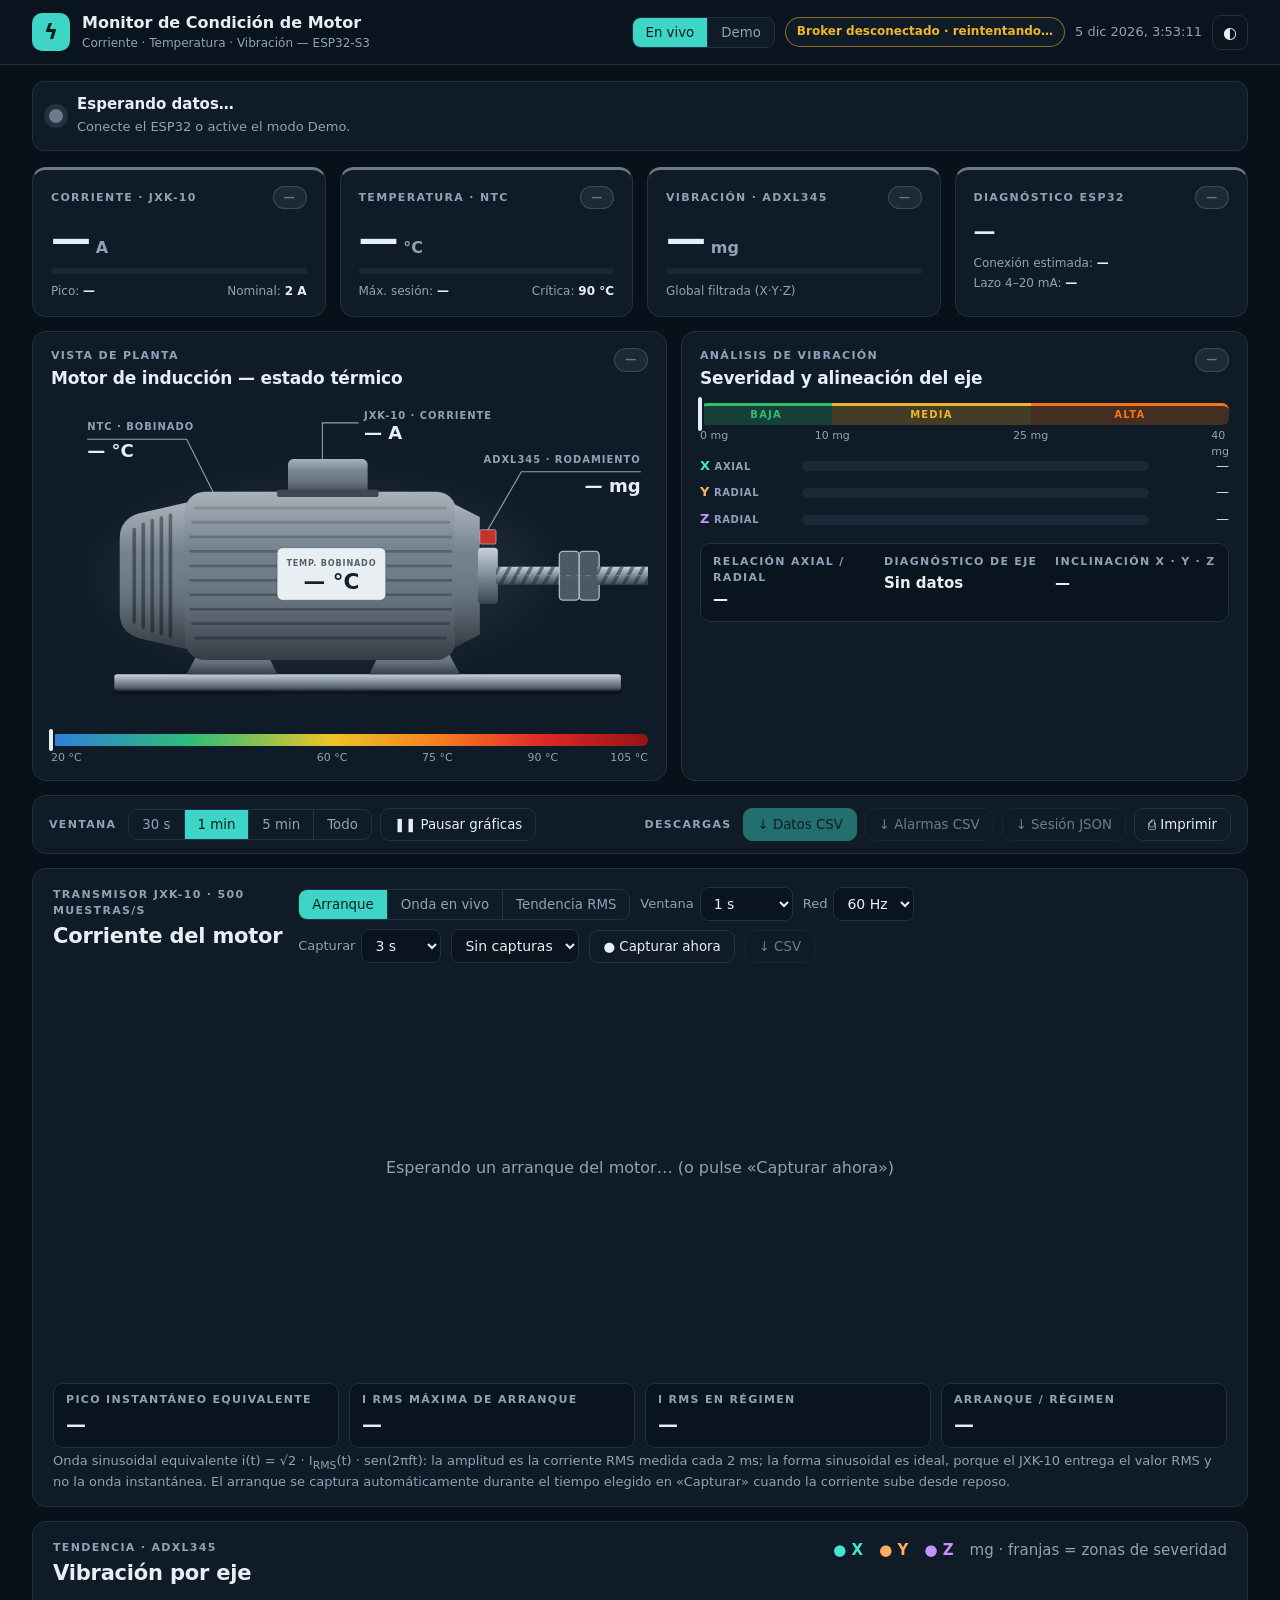
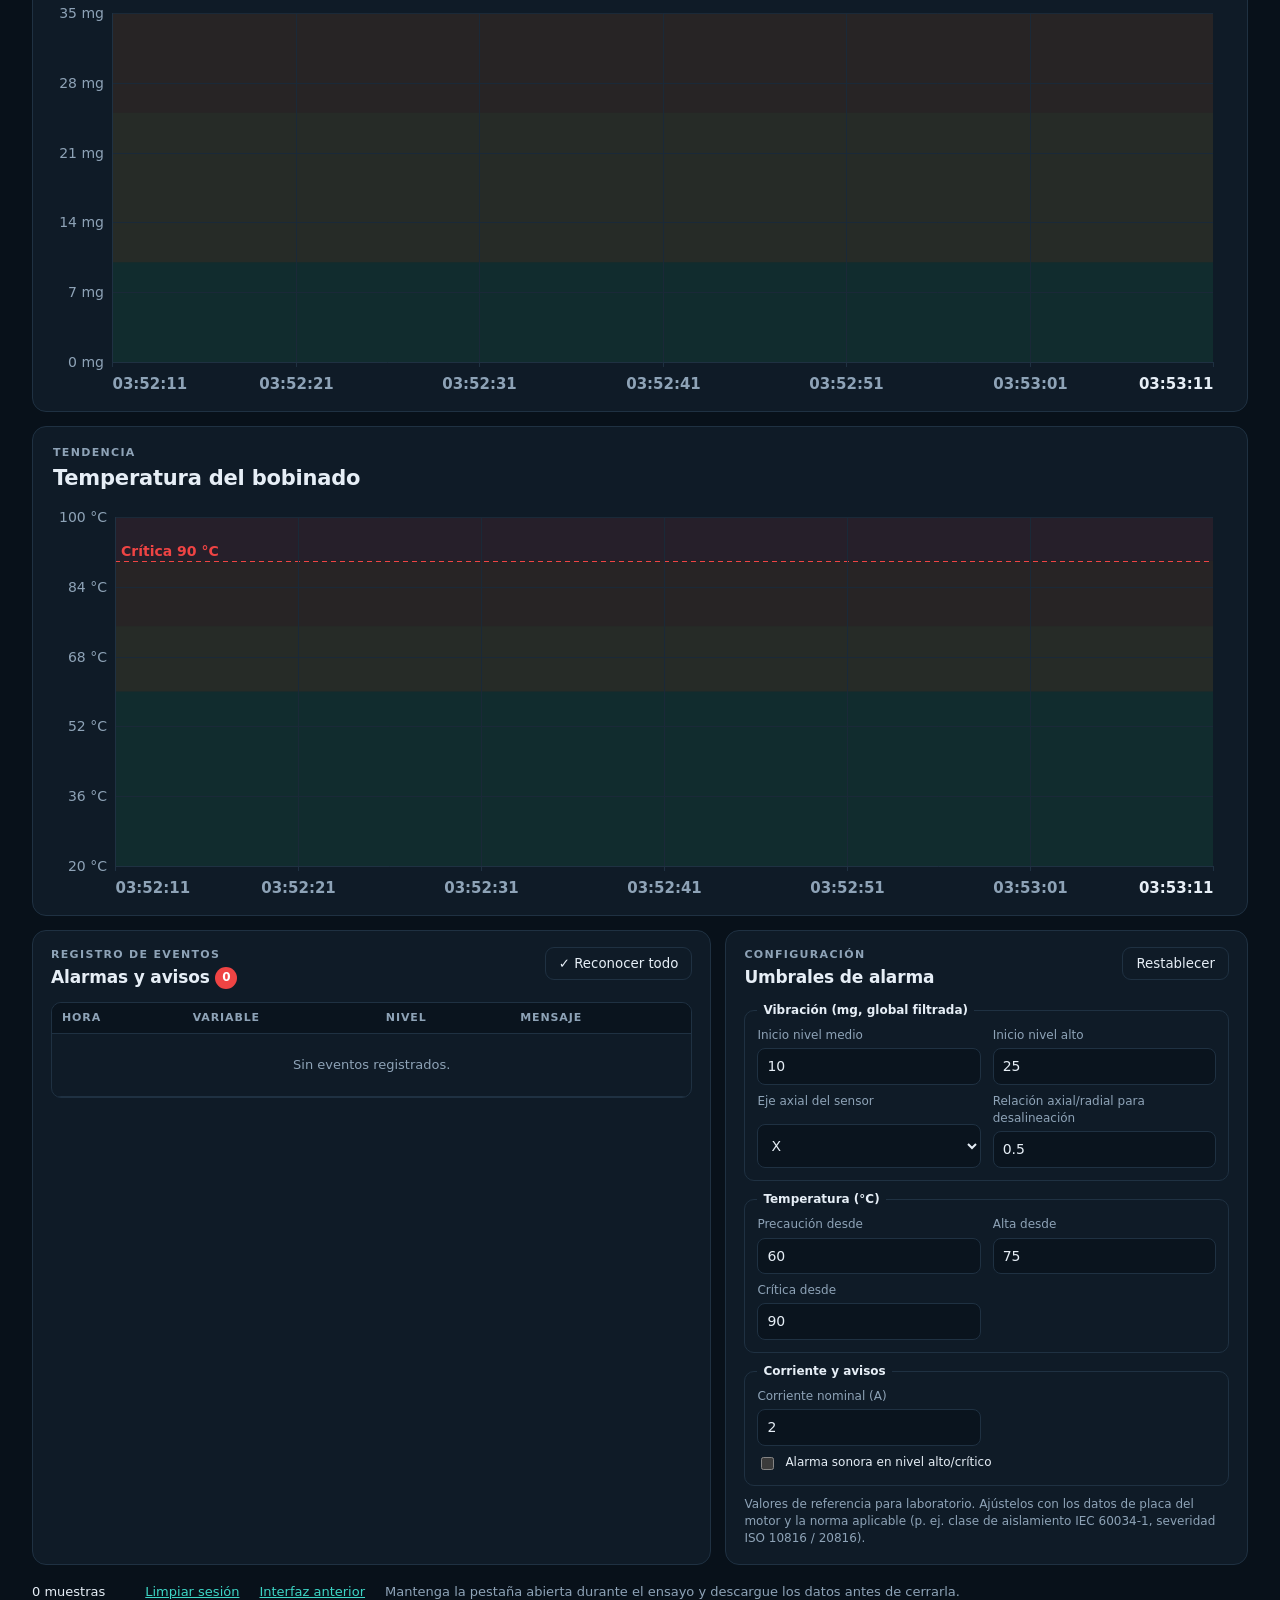
<file: index.html>
<!doctype html>
<html lang="es" data-theme="dark">
<head>
<meta charset="utf-8">
<meta name="viewport" content="width=device-width,initial-scale=1">
<title>Monitor de Condición · Motor de inducción</title>
<link rel="stylesheet" href="monitor.css?v=4">
</head>
<body>

<header class="top">
  <div class="wrap bar">
    <div class="brand">
      <span class="logo" aria-hidden="true">ϟ</span>
      <div><b>Monitor de Condición de Motor</b><small>Corriente · Temperatura · Vibración — ESP32-S3</small></div>
    </div>
    <div class="controls">
      <div class="seg" role="group" aria-label="Fuente de datos">
        <button type="button" data-mode="live" class="on">En vivo</button>
        <button type="button" data-mode="demo">Demo</button>
      </div>
      <span id="conn" class="pill" role="status">Conectando…</span>
      <span id="clock" class="clock"></span>
      <button type="button" id="themeBtn" class="btn ghost icon" title="Cambiar tema claro / oscuro" aria-label="Cambiar tema">◐</button>
    </div>
  </div>
</header>

<div id="demoBar" class="demobar" hidden>
  <div class="wrap demorow">
    <span><b>MODO DEMOSTRACIÓN</b> — datos simulados en el navegador, no provienen del ESP32.</span>
    <label>Escenario
      <select id="scenario">
        <option value="auto">Ciclo automático</option>
        <option value="normal">Operación normal</option>
        <option value="desalineacion">Eje desalineado</option>
        <option value="vibracion">Vibración alta</option>
        <option value="calentamiento">Sobrecalentamiento</option>
        <option value="parada">Motor detenido</option>
      </select>
    </label>
    <span id="scenNow" class="muted"></span>
    <button type="button" class="btn ghost" id="simArranque">↻ Simular arranque</button>
  </div>
</div>

<main class="wrap">

  <div id="banner" class="banner off" aria-live="polite">
    <span class="dot"></span><div><b id="bannerTitle">Esperando datos…</b><span id="bannerText">Conecte el ESP32 o active el modo Demo.</span></div>
  </div>

  <!-- KPIs -->
  <section class="kpis" aria-label="Indicadores principales">
    <article class="card kpi" id="kpiI" data-lv="off">
      <div class="khead"><span class="eyebrow">Corriente · JXK-10</span><span class="badge lv-off" id="bI">—</span></div>
      <div class="val"><strong id="vI">—</strong><span id="uI">A</span></div>
      <div class="meter"><i id="mI"></i></div>
      <div class="ksub"><span>Pico: <b id="vIpk">—</b></span><span>Nominal: <b id="vInom">—</b></span></div>
    </article>
    <article class="card kpi" id="kpiT" data-lv="off">
      <div class="khead"><span class="eyebrow">Temperatura · NTC</span><span class="badge lv-off" id="bT">—</span></div>
      <div class="val"><strong id="vT">—</strong><span>°C</span></div>
      <div class="meter"><i id="mT"></i></div>
      <div class="ksub"><span>Máx. sesión: <b id="vTmax">—</b></span><span>Crítica: <b id="vTcrit">—</b></span></div>
    </article>
    <article class="card kpi" id="kpiV" data-lv="off">
      <div class="khead"><span class="eyebrow">Vibración · ADXL345</span><span class="badge lv-off" id="bV">—</span></div>
      <div class="val"><strong id="vV">—</strong><span>mg</span></div>
      <div class="meter"><i id="mV"></i></div>
      <div class="ksub"><span>Global filtrada (X·Y·Z)</span><span class="chip" id="chipMis" hidden>⚠ Eje desalineado</span></div>
    </article>
    <article class="card kpi" id="kpiF" data-lv="off">
      <div class="khead"><span class="eyebrow">Diagnóstico ESP32</span><span class="badge lv-off" id="bF">—</span></div>
      <div class="val small"><strong id="vF">—</strong></div>
      <div class="ksub col">
        <span>Conexión estimada: <b id="vFase">—</b></span>
        <span>Lazo 4–20 mA: <b id="vLazo">—</b></span>
      </div>
    </article>
  </section>

  <!-- Motor + vibración -->
  <section class="row2">
    <article class="card">
      <div class="chead">
        <div><span class="eyebrow">Vista de planta</span><h2>Motor de inducción — estado térmico</h2></div>
        <span class="badge lv-off" id="bT2">—</span>
      </div>
      <svg id="motor" class="motor" viewBox="0 0 660 360" role="img" aria-label="Motor industrial cuyo color cambia con la temperatura">
        <defs>
          <linearGradient id="shade" x1="0" y1="0" x2="0" y2="1">
            <stop offset="0" stop-color="#fff" stop-opacity=".42"/>
            <stop offset=".35" stop-color="#fff" stop-opacity=".06"/>
            <stop offset=".7" stop-color="#000" stop-opacity=".12"/>
            <stop offset="1" stop-color="#000" stop-opacity=".5"/>
          </linearGradient>
          <linearGradient id="steel" x1="0" y1="0" x2="0" y2="1">
            <stop offset="0" stop-color="#c9d2db"/><stop offset=".5" stop-color="#7d8a97"/><stop offset="1" stop-color="#3b4652"/>
          </linearGradient>
          <filter id="blur" x="-30%" y="-60%" width="160%" height="220%"><feGaussianBlur stdDeviation="22"/></filter>
          <clipPath id="shaftClip"><rect x="492" y="181" width="72" height="20" rx="3"/></clipPath>
          <clipPath id="loadClip"><rect x="604" y="181" width="56" height="20"/></clipPath>
        </defs>

        <!-- callouts -->
        <g class="callouts">
          <path d="M210 160 L150 40 L40 40" class="lead"/>
          <circle cx="210" cy="160" r="4" class="probe"/>
          <text x="40" y="30" class="cl-t">NTC · BOBINADO</text>
          <text x="40" y="60" class="cl-v" id="svT">— °C</text>

          <path d="M300 62 L300 22 L340 22" class="lead"/>
          <text x="346" y="18" class="cl-t">JXK-10 · CORRIENTE</text>
          <text x="346" y="40" class="cl-v" id="svI">— A</text>

          <path d="M483 140 L520 76 L652 76" class="lead"/>
          <text x="652" y="66" class="cl-t" text-anchor="end">ADXL345 · RODAMIENTO</text>
          <text x="652" y="98" class="cl-v" text-anchor="end" id="svV">— mg</text>
        </g>

        <!-- base -->
        <rect x="70" y="300" width="560" height="18" rx="3" fill="url(#steel)"/>
        <rect x="70" y="316" width="560" height="6" fill="#000" opacity=".25"/>

        <g id="motorBody" class="mbody">
          <ellipse cx="300" cy="190" rx="250" ry="105" class="glow" filter="url(#blur)"/>
          <!-- feet -->
          <path d="M170 262 L150 300 L250 300 L232 262 Z" class="mc"/>
          <path d="M370 262 L352 300 L452 300 L432 262 Z" class="mc"/>
          <path d="M170 262 L150 300 L250 300 L232 262 Z M370 262 L352 300 L452 300 L432 262 Z" fill="url(#shade)"/>
          <!-- fan cover -->
          <path d="M150 110 L98 122 Q76 128 76 150 L76 232 Q76 254 98 260 L150 272 Z" class="mc"/>
          <path d="M150 110 L98 122 Q76 128 76 150 L76 232 Q76 254 98 260 L150 272 Z" fill="url(#shade)"/>
          <g class="grill"><path d="M92 140 V242 M102 134 V248 M112 130 V252 M122 127 V255 M132 124 V258"/></g>
          <!-- frame -->
          <rect x="148" y="98" width="300" height="186" rx="22" class="mc"/>
          <g class="fins">
            <path d="M160 116 H436 M156 132 H440 M154 148 H442 M154 164 H442 M154 180 H442 M154 196 H442 M154 212 H442 M154 228 H442 M156 244 H440 M160 260 H436"/>
          </g>
          <rect x="148" y="98" width="300" height="186" rx="22" fill="url(#shade)"/>
          <!-- terminal box -->
          <rect x="262" y="62" width="88" height="40" rx="6" class="mc"/>
          <rect x="262" y="62" width="88" height="40" rx="6" fill="url(#shade)"/>
          <rect x="250" y="96" width="112" height="8" rx="2" class="mc dark"/>
          <!-- nameplate / live display -->
          <rect x="250" y="160" width="120" height="58" rx="6" class="plate"/>
          <text x="310" y="180" class="plate-t" text-anchor="middle">TEMP. BOBINADO</text>
          <text x="310" y="206" class="plate-v" text-anchor="middle" id="svPlate">— °C</text>
          <!-- end shield + bearing -->
          <path d="M446 112 L474 126 L474 256 L446 270 Z" class="mc"/>
          <path d="M446 112 L474 126 L474 256 L446 270 Z" fill="url(#shade)"/>
          <rect x="472" y="160" width="22" height="62" rx="4" fill="url(#steel)"/>
          <rect x="474" y="140" width="18" height="16" rx="2" class="sensor"/>
          <!-- shaft -->
          <rect x="492" y="181" width="72" height="20" rx="3" fill="url(#steel)"/>
          <g clip-path="url(#shaftClip)"><g class="spin"><path d="M456 210 L476 172 M468 210 L488 172 M480 210 L500 172 M492 210 L512 172 M504 210 L524 172 M516 210 L536 172 M528 210 L548 172 M540 210 L560 172 M552 210 L572 172 M564 210 L584 172" class="stripes"/></g></g>
          <!-- coupling half (motor side) -->
          <rect x="562" y="164" width="22" height="54" rx="4" class="coupling"/>
        </g>

        <!-- driven load side -->
        <g id="loadSide" class="load">
          <rect x="584" y="164" width="22" height="54" rx="4" class="coupling"/>
          <rect x="604" y="181" width="56" height="20" fill="url(#steel)"/>
          <g clip-path="url(#loadClip)"><g class="spin"><path d="M568 210 L588 172 M580 210 L600 172 M592 210 L612 172 M604 210 L624 172 M616 210 L636 172 M628 210 L648 172 M640 210 L660 172 M652 210 L672 172" class="stripes"/></g></g>
        </g>
        <path d="M470 191 H660" class="axis-line"/>
        <g id="misMark" class="mis-mark">
          <path d="M583 140 V242" class="mis-line"/>
          <rect x="520" y="248" width="128" height="26" rx="6" class="mis-box"/>
          <text x="584" y="266" text-anchor="middle" class="mis-t">⚠ EJE DESALINEADO</text>
        </g>
      </svg>

      <div class="thermo">
        <div class="tbar" id="tbar"><i id="tmark"></i></div>
        <div class="tticks" id="tticks"></div>
      </div>
    </article>

    <article class="card">
      <div class="chead">
        <div><span class="eyebrow">Análisis de vibración</span><h2>Severidad y alineación del eje</h2></div>
        <span class="badge lv-off" id="bV2">—</span>
      </div>

      <div class="scalebox">
        <div class="scale" id="vscale">
          <div class="z z-ok"><span>BAJA</span></div><div class="z z-warn"><span>MEDIA</span></div><div class="z z-alarm"><span>ALTA</span></div>
          <i class="needle" id="vneedle"></i>
        </div>
        <div class="scalelbl" id="vscalelbl"></div>
      </div>

      <div class="axes">
        <div class="axis"><b class="cx">X <em id="axX"></em></b><div class="track"><i id="fX" style="background:var(--cx)"></i></div><span id="tX">—</span></div>
        <div class="axis"><b class="cy">Y <em id="axY"></em></b><div class="track"><i id="fY" style="background:var(--cy)"></i></div><span id="tY">—</span></div>
        <div class="axis"><b class="cz">Z <em id="axZ"></em></b><div class="track"><i id="fZ" style="background:var(--cz)"></i></div><span id="tZ">—</span></div>
      </div>

      <div class="diag" id="diag" data-lv="off">
        <div><span class="eyebrow">Relación axial / radial</span><strong id="vRatio">—</strong></div>
        <div><span class="eyebrow">Diagnóstico de eje</span><strong id="vAlign">Sin datos</strong></div>
        <div><span class="eyebrow">Inclinación X · Y · Z</span><strong id="vAng">—</strong></div>
      </div>
    </article>
  </section>

  <!-- toolbar de gráficas -->
  <section class="toolbar card">
    <div class="tgroup">
      <span class="eyebrow">Ventana</span>
      <div class="seg" role="group" aria-label="Ventana de tiempo">
        <button type="button" data-win="30000">30 s</button>
        <button type="button" data-win="60000" class="on">1 min</button>
        <button type="button" data-win="300000">5 min</button>
        <button type="button" data-win="all">Todo</button>
      </div>
      <button type="button" id="pauseBtn" class="btn ghost">❚❚ Pausar gráficas</button>
    </div>
    <div class="tgroup">
      <span class="eyebrow">Descargas</span>
      <button type="button" class="btn" id="dlCsv" disabled>↓ Datos CSV</button>
      <button type="button" class="btn ghost" id="dlEv" disabled>↓ Alarmas CSV</button>
      <button type="button" class="btn ghost" id="dlJson" disabled>↓ Sesión JSON</button>
      <button type="button" class="btn ghost" id="printBtn">⎙ Imprimir</button>
    </div>
  </section>

  <section class="row2 charts">
    <article class="card">
      <div class="chead">
        <div><span class="eyebrow">Transmisor JXK-10 · 500 muestras/s</span><h2>Corriente del motor</h2></div>
        <div class="onda-ctrl">
          <div class="seg" role="group" aria-label="Vista de corriente">
            <button type="button" data-iv="arranque" class="on">Arranque</button>
            <button type="button" data-iv="vivo">Onda en vivo</button>
            <button type="button" data-iv="rms">Tendencia RMS</button>
          </div>
          <span id="ondaOpc" class="onda-ctrl">
            <label>Ventana <select id="ondaVen">
              <option value="100">100 ms</option><option value="200">200 ms</option><option value="500">500 ms</option>
              <option value="1000" selected>1 s</option><option value="3000">3 s</option><option value="5000">5 s</option>
              <option value="10000">10 s</option><option value="30000">30 s</option><option value="60000">1 min</option>
              <option value="300000">5 min</option><option value="all">Todo</option></select></label>
            <label>Red <select id="ondaF"><option value="60" selected>60 Hz</option><option value="50">50 Hz</option></select></label>
          </span>
          <span id="ondaCapBox" class="onda-ctrl">
            <label>Capturar <select id="capDur" aria-label="Duración de la captura automática de arranque">
              <option value="1000">1 s</option><option value="3000">3 s</option><option value="5000">5 s</option>
              <option value="10000">10 s</option><option value="30000">30 s</option><option value="60000">1 min</option></select></label>
            <select id="ondaCap" aria-label="Capturas de arranque"><option>Sin capturas</option></select>
            <button type="button" class="btn ghost" id="capturar">● Capturar ahora</button>
            <button type="button" class="btn ghost" id="dlOnda" disabled>↓ CSV</button>
          </span>
        </div>
      </div>
      <canvas id="cW" class="chart" aria-label="Forma de onda equivalente de la corriente"></canvas>
      <canvas id="cI" class="chart" aria-label="Corriente RMS en el tiempo" hidden></canvas>
      <div class="wstats">
        <div><span class="eyebrow">Pico instantáneo equivalente</span><strong id="wPico">—</strong></div>
        <div><span class="eyebrow">I RMS máxima de arranque</span><strong id="wMax">—</strong></div>
        <div><span class="eyebrow">I RMS en régimen</span><strong id="wReg">—</strong></div>
        <div><span class="eyebrow">Arranque / régimen</span><strong id="wRel">—</strong></div>
      </div>
      <p class="note">Onda sinusoidal equivalente i(t) = √2 · I<sub>RMS</sub>(t) · sen(2πft): la amplitud es la corriente RMS medida cada 2 ms; la forma sinusoidal es ideal, porque el JXK-10 entrega el valor RMS y no la onda instantánea. El arranque se captura automáticamente durante el tiempo elegido en «Capturar» cuando la corriente sube desde reposo. <span class="muted" id="iStats"></span></p>
    </article>
    <article class="card">
      <div class="chead"><div><span class="eyebrow">Tendencia · ADXL345</span><h2>Vibración por eje</h2></div>
        <div class="legend"><b class="cx">● X</b><b class="cy">● Y</b><b class="cz">● Z</b><span class="muted">mg · franjas = zonas de severidad</span></div></div>
      <canvas id="cV" class="chart" aria-label="Vibración por eje en el tiempo"></canvas>
    </article>
    <article class="card">
      <div class="chead"><div><span class="eyebrow">Tendencia</span><h2>Temperatura del bobinado</h2></div><span class="muted small" id="tStats"></span></div>
      <canvas id="cT" class="chart" aria-label="Temperatura en el tiempo"></canvas>
    </article>
  </section>

  <section class="row2 bottom">
    <article class="card">
      <div class="chead">
        <div><span class="eyebrow">Registro de eventos</span><h2>Alarmas y avisos <span class="count" id="unack" hidden>0</span></h2></div>
        <button type="button" class="btn ghost" id="ackBtn">✓ Reconocer todo</button>
      </div>
      <div class="log">
        <table>
          <thead><tr><th>Hora</th><th>Variable</th><th>Nivel</th><th>Mensaje</th></tr></thead>
          <tbody id="logBody"><tr class="empty"><td colspan="4">Sin eventos registrados.</td></tr></tbody>
        </table>
      </div>
    </article>

    <article class="card">
      <div class="chead"><div><span class="eyebrow">Configuración</span><h2>Umbrales de alarma</h2></div><button type="button" class="btn ghost" id="cfgReset">Restablecer</button></div>
      <form id="cfg" class="cfg" autocomplete="off">
        <fieldset>
          <legend>Vibración (mg, global filtrada)</legend>
          <label>Inicio nivel medio<input type="number" step="0.5" min="0" data-k="vibMed"></label>
          <label>Inicio nivel alto<input type="number" step="0.5" min="0" data-k="vibAlt"></label>
          <label>Eje axial del sensor<select data-k="axial"><option>X</option><option>Y</option><option>Z</option></select></label>
          <label>Relación axial/radial para desalineación<input type="number" step="0.05" min="0" data-k="ratio"></label>
        </fieldset>
        <fieldset>
          <legend>Temperatura (°C)</legend>
          <label>Precaución desde<input type="number" step="1" data-k="tWarn"></label>
          <label>Alta desde<input type="number" step="1" data-k="tHigh"></label>
          <label>Crítica desde<input type="number" step="1" data-k="tCrit"></label>
        </fieldset>
        <fieldset>
          <legend>Corriente y avisos</legend>
          <label>Corriente nominal (A)<input type="number" step="0.1" min="0" data-k="iNom"></label>
          <label class="check"><input type="checkbox" data-k="sound"> Alarma sonora en nivel alto/crítico</label>
        </fieldset>
        <p class="note" id="cfgMsg">Valores de referencia para laboratorio. Ajústelos con los datos de placa del motor y la norma aplicable (p. ej. clase de aislamiento IEC 60034-1, severidad ISO 10816 / 20816).</p>
      </form>
    </article>
  </section>

  <footer class="foot">
    <span id="nRows">0 muestras</span>
    <span id="nLoss"></span>
    <button type="button" class="linkbtn" id="clearBtn">Limpiar sesión</button>
    <a href="index_anterior.html">Interfaz anterior</a>
    <span class="muted">Mantenga la pestaña abierta durante el ensayo y descargue los datos antes de cerrarla.</span>
  </footer>
</main>

<script src="monitor.js?v=6"></script>
</body>
</html>
</file>
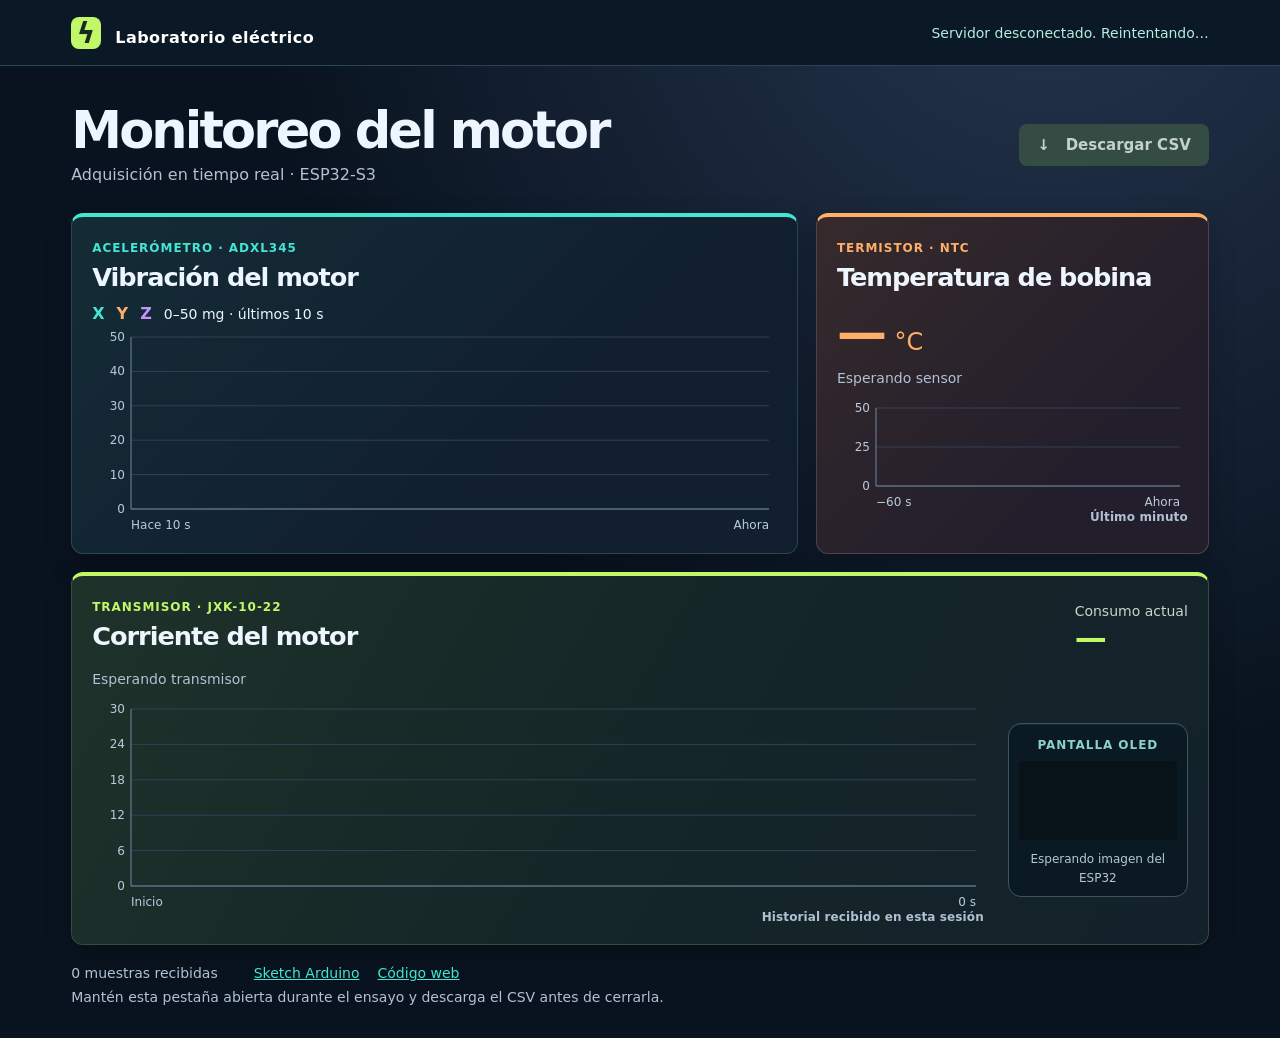
<file: index_anterior.html>
<!doctype html><html lang="es"><meta charset="utf-8"><meta name="viewport" content="width=device-width,initial-scale=1"><title>Laboratorio eléctrico · Monitoreo de motor</title><link rel="stylesheet" href="style.css?v=9">
<header><div class="wrap bar"><b><i>ϟ</i> Laboratorio eléctrico</b><span id="state" role="status">Conectando…</span></div></header>
<main class="wrap"><div class="title"><div><h1>Monitoreo del motor</h1><p>Adquisición en tiempo real · ESP32-S3</p></div><button id="csv" disabled>↓ &nbsp; Descargar CSV</button></div>
<div class="grid"><section class="v"><small>ACELERÓMETRO · ADXL345</small><h2>Vibración del motor</h2><div class="legend"><b>X</b><b>Y</b><b>Z</b><span>0–50 mg · últimos 10 s</span></div><canvas id="g" aria-label="Vibración de tres ejes"></canvas></section>
<section class="temp"><small>TERMISTOR · NTC</small><h2>Temperatura de bobina</h2><div class="reading"><strong id="temp">—</strong> °C</div><p class="note" id="thermal">Esperando sensor</p><canvas id="thermalGraph" aria-label="Temperatura durante el último minuto"></canvas><div class="caption">Último minuto</div></section>
<section class="current"><div class="currenthead"><div><small>TRANSMISOR · JXK-10-22</small><h2>Corriente del motor</h2></div><div class="meters"><div>Consumo actual<strong id="amps">—</strong><span id="rangeNote"></span></div></div></div><p class="note" id="currentNote">Esperando transmisor</p><div class="current-body"><div class="current-plot"><canvas id="currentGraph" aria-label="Consumo medido en el tiempo"></canvas><div class="caption">Historial recibido en esta sesión</div></div><aside class="replica"><small>PANTALLA OLED</small><canvas id="oled" width="128" height="64" aria-label="Réplica de la pantalla física del motor"></canvas><span id="oledEstado">Esperando imagen del ESP32</span></aside></div></section></div>
<footer><span id="count">0 muestras recibidas</span><span id="loss"></span><a href="Monitor_ADXL345.ino" download>Sketch Arduino</a><a href="Codigo_web.zip" download>Código web</a></footer><p class="note">Mantén esta pestaña abierta durante el ensayo y descarga el CSV antes de cerrarla.</p></main><script src="app.js?v=8"></script></html>
</file>
<file: monitor.css>
:root{
  --bg:#08111a;--panel:#0f1b27;--panel-2:#0a141e;--line:#1f3142;--ink:#e6eef6;--muted:#8ea3b7;
  --accent:#3dd6c6;--on-accent:#04201c;
  --ok:#2fbf71;--warn:#f2b52a;--alarm:#f97316;--crit:#ef4444;--off:#6b7a88;
  --cx:#43e5d3;--cy:#ffad61;--cz:#c393ff;--ct:#ff8a4c;--ci:#a3e635;
  --grid:#1a2938;--plate:#e9eef2;--plate-ink:#14202b;
  color-scheme:dark;
}
[data-theme=light]{
  --bg:#eef2f5;--panel:#ffffff;--panel-2:#f5f8fa;--line:#d6dee5;--ink:#122230;--muted:#5a6d7e;
  --accent:#0f8f84;--on-accent:#fff;
  --ok:#1a9a55;--warn:#b98500;--alarm:#d35b0a;--crit:#d32626;--off:#8a97a3;
  --cx:#0a8f96;--cy:#c5650d;--cz:#7a4fd0;--ct:#d1561b;--ci:#5b8f0c;
  --grid:#e3e9ee;
  color-scheme:light;
}
*{box-sizing:border-box}
body{margin:0;background:var(--bg);color:var(--ink);font:15px/1.45 "Segoe UI",Inter,system-ui,sans-serif;-webkit-font-smoothing:antialiased}
.wrap{max-width:1320px;margin:0 auto;padding:0 clamp(12px,3vw,32px)}
h2{font-size:17px;margin:2px 0 0;letter-spacing:-.01em}
.muted{color:var(--muted)}.small{font-size:12px}
.eyebrow{display:block;font-size:11px;letter-spacing:.12em;color:var(--muted);text-transform:uppercase;font-weight:700}

/* header */
.top{background:var(--panel-2);border-bottom:1px solid var(--line);position:sticky;top:0;z-index:20}
.bar{display:flex;align-items:center;justify-content:space-between;gap:12px 18px;min-height:64px;flex-wrap:wrap;padding-top:8px;padding-bottom:8px}
.brand{display:flex;gap:12px;align-items:center}
.brand b{font-size:16px}.brand small{display:block;color:var(--muted);font-size:12px}
.logo{width:38px;height:38px;display:grid;place-items:center;border-radius:10px;background:var(--accent);color:var(--on-accent);font:900 22px system-ui;flex:none}
.controls{display:flex;gap:10px;align-items:center;flex-wrap:wrap}
.clock{font-variant-numeric:tabular-nums;color:var(--muted);font-size:13px}
.seg{display:inline-flex;border:1px solid var(--line);border-radius:9px;overflow:hidden;background:var(--panel)}
.seg button{background:transparent;color:var(--muted);border:0;padding:7px 13px;font:600 13px/1 inherit;font-family:inherit;cursor:pointer}
.seg button+button{border-left:1px solid var(--line)}
.seg button.on{background:var(--accent);color:var(--on-accent)}
.pill{padding:5px 11px;border-radius:99px;font-size:12px;font-weight:600;background:var(--panel);border:1px solid var(--line);color:var(--muted);white-space:nowrap}
.pill.live{color:var(--ok);border-color:color-mix(in srgb,var(--ok) 55%,transparent)}
.pill.warn{color:var(--warn);border-color:color-mix(in srgb,var(--warn) 55%,transparent)}
.pill.demo{color:var(--cz);border-color:color-mix(in srgb,var(--cz) 55%,transparent)}
.btn{border:1px solid var(--accent);background:var(--accent);color:var(--on-accent);border-radius:9px;padding:8px 13px;font:600 13px/1 inherit;font-family:inherit;cursor:pointer;white-space:nowrap}
.btn.ghost{background:transparent;color:var(--ink);border-color:var(--line)}
.btn:hover:enabled{filter:brightness(1.12)}.btn.ghost:hover:enabled{border-color:var(--accent)}
.btn:disabled{opacity:.45;cursor:default}
.btn.icon{padding:7px 10px;font-size:16px}
.btn.active{border-color:var(--warn);color:var(--warn)}
.linkbtn{background:none;border:0;color:var(--accent);cursor:pointer;font:inherit;padding:0;text-decoration:underline}
button:focus-visible,select:focus-visible,input:focus-visible,a:focus-visible{outline:2px solid var(--accent);outline-offset:2px}

.demobar{background:color-mix(in srgb,var(--cz) 16%,var(--panel-2));border-bottom:1px solid color-mix(in srgb,var(--cz) 40%,transparent);font-size:13px}
.demorow{display:flex;gap:10px 18px;align-items:center;flex-wrap:wrap;padding-top:8px;padding-bottom:8px}
.demobar b{color:var(--cz);letter-spacing:.05em}
.demobar select{margin-left:6px}

/* banner */
.banner{display:flex;gap:14px;align-items:center;padding:12px 16px;border-radius:12px;margin:16px 0;border:1px solid var(--line);background:var(--panel)}
.banner b{display:block;font-size:15px}.banner span:not(.dot){color:var(--muted);font-size:13px}
.banner .dot{width:14px;height:14px;border-radius:50%;flex:none;background:var(--c,var(--off));box-shadow:0 0 0 5px color-mix(in srgb,var(--c,var(--off)) 22%,transparent)}
.banner.ok{--c:var(--ok)}.banner.warn{--c:var(--warn)}.banner.alarm{--c:var(--alarm)}.banner.crit{--c:var(--crit)}.banner.off{--c:var(--off)}
.banner:not(.off){border-color:color-mix(in srgb,var(--c) 45%,var(--line));background:color-mix(in srgb,var(--c) 9%,var(--panel))}
.banner.crit .dot,.banner.alarm .dot{animation:pulse 1s infinite}
@keyframes pulse{50%{box-shadow:0 0 0 10px color-mix(in srgb,var(--c) 0%,transparent);opacity:.6}}

/* cards */
.card{background:var(--panel);border:1px solid var(--line);border-radius:14px;padding:16px 18px;min-width:0}
.chead{display:flex;justify-content:space-between;align-items:flex-start;gap:10px;margin-bottom:12px}
.kpis{display:grid;grid-template-columns:repeat(4,minmax(0,1fr));gap:14px}
.row2{display:grid;grid-template-columns:minmax(0,1.12fr) minmax(0,1fr);gap:14px;margin-top:14px}
.row2.charts{grid-template-columns:minmax(0,1fr)}
.row2.bottom{grid-template-columns:minmax(0,1.3fr) minmax(0,1fr)}

.badge{display:inline-flex;align-items:center;gap:6px;padding:3px 10px;border-radius:99px;font-size:11px;font-weight:800;letter-spacing:.07em;text-transform:uppercase;white-space:nowrap;color:var(--c);background:color-mix(in srgb,var(--c) 16%,transparent);border:1px solid color-mix(in srgb,var(--c) 40%,transparent)}
.lv-ok{--c:var(--ok)}.lv-warn{--c:var(--warn)}.lv-alarm{--c:var(--alarm)}.lv-crit{--c:var(--crit)}.lv-off{--c:var(--off)}
.lv-crit{animation:blink 1s steps(2) infinite}
@keyframes blink{50%{opacity:.55}}

/* KPI */
.kpi{position:relative;overflow:hidden;border-top:3px solid var(--c,var(--off))}
.kpi[data-lv=ok]{--c:var(--ok)}.kpi[data-lv=warn]{--c:var(--warn)}.kpi[data-lv=alarm]{--c:var(--alarm)}.kpi[data-lv=crit]{--c:var(--crit)}.kpi[data-lv=off]{--c:var(--off)}
.kpi[data-lv=crit]{box-shadow:0 0 0 1px var(--crit),0 0 24px color-mix(in srgb,var(--crit) 30%,transparent)}
.khead{display:flex;justify-content:space-between;align-items:center;gap:8px}
.val{display:flex;align-items:baseline;gap:6px;margin:10px 0 8px;font-variant-numeric:tabular-nums}
.val strong{font-size:40px;line-height:1;letter-spacing:-.03em}
.val span{color:var(--muted);font-size:16px;font-weight:600}
.val.small strong{font-size:22px;line-height:1.2;letter-spacing:0}
.meter{height:6px;border-radius:3px;background:var(--grid);overflow:hidden}
.meter i{display:block;height:100%;width:0;background:var(--c,var(--off));transition:width .25s,background .25s}
.ksub{display:flex;justify-content:space-between;gap:8px;flex-wrap:wrap;margin-top:9px;font-size:12px;color:var(--muted)}
.ksub b{color:var(--ink);font-variant-numeric:tabular-nums}
.ksub.col{flex-direction:column;gap:3px}
.chip{color:var(--alarm);font-weight:800;animation:blink 1s steps(2) infinite}
.stale .val strong{opacity:.4}

/* motor */
.motor{width:100%;height:auto;display:block;--motor:#6b7a88;--glow:.12}
.motor .mc{fill:var(--motor);transition:fill .6s}
.motor .mc.dark{filter:brightness(.6)}
.motor .glow{fill:var(--motor);opacity:var(--glow);transition:opacity .6s,fill .6s}
.motor.hot-crit .glow{animation:glow 1.1s ease-in-out infinite}
@keyframes glow{50%{opacity:.25}}
.motor .fins path,.motor .grill path{stroke:#000;stroke-opacity:.28;stroke-width:3;fill:none;stroke-linecap:round}
.motor .grill path{stroke-width:4;stroke-opacity:.38}
.motor .plate{fill:var(--plate);stroke:#000;stroke-opacity:.3}
.motor .plate-t{fill:#53616d;font:700 9px system-ui;letter-spacing:.1em}
.motor .plate-v{fill:var(--plate-ink);font:800 24px system-ui;font-variant-numeric:tabular-nums}
.motor .sensor{fill:#c0352b;stroke:#fff;stroke-opacity:.5}
.motor .coupling{fill:#4b5966;stroke:#a9b6c2;stroke-width:1.5}
.motor .stripes{stroke:#1f2a35;stroke-width:4;stroke-opacity:.55}
.motor .spin{animation:spin .35s linear infinite;animation-play-state:paused}
.motor.running .spin{animation-play-state:running}
@keyframes spin{to{transform:translateX(24px)}}
.motor .axis-line{stroke:var(--muted);stroke-dasharray:6 5;stroke-width:1.2;opacity:.6}
.motor .lead{fill:none;stroke:var(--muted);stroke-width:1.2}
.motor .probe{fill:var(--accent);stroke:#fff;stroke-width:1.5}
.motor .cl-t{fill:var(--muted);font:700 11px system-ui;letter-spacing:.1em}
.motor .cl-v{fill:var(--ink);font:800 20px system-ui;font-variant-numeric:tabular-nums}
.motor .load{transform-origin:584px 191px;transition:transform .8s}
.motor .mis-mark{opacity:0;transition:opacity .4s}
.motor .mis-line{stroke:var(--crit);stroke-width:2;stroke-dasharray:4 4}
.motor .mis-box{fill:var(--crit)}
.motor .mis-t{fill:#fff;font:800 12px system-ui;letter-spacing:.05em}
.motor.mis .load{transform:rotate(-4deg) translateY(-3px)}
.motor.mis .mis-mark{opacity:1;animation:blink 1s steps(2) infinite}
.motor.mis .coupling{stroke:var(--crit)}
.mbody{transform-box:fill-box}
.motor.vib-media #motorBody{animation:shake .16s linear infinite}
.motor.vib-alta #motorBody{animation:shake2 .09s linear infinite}
@keyframes shake{25%{transform:translate(.7px,-.5px)}75%{transform:translate(-.7px,.5px)}}
@keyframes shake2{25%{transform:translate(2.2px,-1.6px)}50%{transform:translate(-1.4px,1.2px)}75%{transform:translate(1.6px,1.8px)}}

.thermo{margin-top:6px}
.tbar{height:12px;border-radius:6px;position:relative}
.tbar i{position:absolute;top:-5px;width:4px;height:22px;margin-left:-2px;border-radius:2px;background:var(--ink);box-shadow:0 0 0 2px var(--panel);transition:left .4s;left:0}
.tticks{position:relative;height:18px;font-size:11px;color:var(--muted);font-variant-numeric:tabular-nums}
.tticks span{position:absolute;top:4px;transform:translateX(-50%);white-space:nowrap}

/* vibration */
.scalebox{margin:4px 0 16px}
.scale{display:flex;height:22px;border-radius:7px;overflow:visible;position:relative}
.scale .z{display:grid;place-items:center;font-size:10px;font-weight:800;letter-spacing:.12em;color:var(--c);background:color-mix(in srgb,var(--c) 22%,transparent);border-top:3px solid var(--c);transition:flex-basis .3s}
.scale .z:first-child{border-radius:7px 0 0 7px}.scale .z:last-of-type{border-radius:0 7px 7px 0}
.z-ok{--c:var(--ok)}.z-warn{--c:var(--warn)}.z-alarm{--c:var(--alarm)}
.needle{position:absolute;top:-6px;bottom:-6px;width:4px;margin-left:-2px;border-radius:2px;background:var(--ink);box-shadow:0 0 0 2px var(--panel);transition:left .25s;left:0}
.scalelbl{position:relative;height:16px;font-size:11px;color:var(--muted);font-variant-numeric:tabular-nums}
.scalelbl span{position:absolute;top:3px;transform:translateX(-50%)}
.axes{display:grid;gap:8px}
.axis{display:grid;grid-template-columns:92px 1fr 70px;align-items:center;gap:10px;font-size:13px}
.axis b em{font-style:normal;font-size:10px;color:var(--muted);letter-spacing:.06em;font-weight:700}
.axis span{text-align:right;font-variant-numeric:tabular-nums}
.track{height:10px;background:var(--grid);border-radius:5px;overflow:hidden}
.track i{display:block;height:100%;width:0;border-radius:5px;transition:width .2s}
.cx{color:var(--cx)}.cy{color:var(--cy)}.cz{color:var(--cz)}
.diag{display:grid;grid-template-columns:repeat(3,minmax(0,1fr));gap:10px;margin:14px 0 10px;padding:10px 12px;border-radius:10px;border:1px solid var(--line);background:var(--panel-2)}
.diag strong{display:block;font-size:15px;margin-top:3px;font-variant-numeric:tabular-nums}
.diag[data-lv=alarm]{border-color:var(--alarm);background:color-mix(in srgb,var(--alarm) 10%,var(--panel-2))}
.diag[data-lv=alarm] #vAlign{color:var(--alarm)}
.diag[data-lv=ok] #vAlign{color:var(--ok)}
.legend{display:flex;gap:12px;align-items:center;font-size:12px;flex-wrap:wrap;margin-bottom:4px}

.chart{display:block;width:100%;height:clamp(300px,44vh,480px);cursor:crosshair}
:root{--plot:#0b1620;--onda:#ff4d4d;--envol:#ff9b9b}
[data-theme=light]{--plot:#ffffff;--onda:#c00000;--envol:#e58b8b}
.onda-ctrl{display:flex;gap:8px 10px;flex-wrap:wrap;align-items:center}
.onda-ctrl[hidden],.chart[hidden]{display:none}
.onda-ctrl select{font-size:14px}
.onda-ctrl label{display:inline-flex;gap:6px;align-items:center;font-size:13px;color:var(--muted)}
.wstats{display:grid;grid-template-columns:repeat(4,minmax(0,1fr));gap:10px;margin-top:12px}
.wstats div{background:var(--panel-2);border:1px solid var(--line);border-radius:10px;padding:8px 12px}
.wstats strong{display:block;font-size:20px;font-variant-numeric:tabular-nums;margin-top:2px}
.charts .note{font-size:13px}
@media(max-width:700px){.wstats{grid-template-columns:repeat(2,minmax(0,1fr))}}
.charts .card{padding:18px 20px 14px}
.charts .chead h2{font-size:21px}
.charts .legend{font-size:15px;gap:16px;margin:0}
.charts .muted.small{font-size:14px}

/* toolbar */
.toolbar{display:flex;justify-content:space-between;gap:12px;flex-wrap:wrap;margin-top:14px;padding:12px 16px}
.tgroup{display:flex;gap:8px;align-items:center;flex-wrap:wrap}
.tgroup .eyebrow{margin-right:4px}

/* log */
.count{display:inline-grid;place-items:center;min-width:22px;height:22px;padding:0 6px;border-radius:11px;background:var(--crit);color:#fff;font-size:12px;vertical-align:2px}
.log{max-height:330px;overflow:auto;border:1px solid var(--line);border-radius:10px}
table{width:100%;border-collapse:collapse;font-size:13px}
th{position:sticky;top:0;background:var(--panel-2);font-size:11px;letter-spacing:.08em;text-transform:uppercase;color:var(--muted)}
th,td{padding:7px 10px;border-bottom:1px solid var(--line);text-align:left;vertical-align:top}
td:first-child{font-variant-numeric:tabular-nums;white-space:nowrap;color:var(--muted)}
tr.unack td{background:color-mix(in srgb,var(--c,var(--crit)) 8%,transparent)}
tr.unack td:first-child{box-shadow:inset 3px 0 0 var(--c,var(--crit))}
tr.empty td{color:var(--muted);text-align:center;padding:22px}

/* config */
.cfg fieldset{border:1px solid var(--line);border-radius:10px;padding:8px 12px 12px;margin:0 0 10px;display:grid;grid-template-columns:repeat(2,minmax(0,1fr));gap:8px 12px}
.cfg legend{font-size:12px;font-weight:700;padding:0 6px}
.cfg label{display:grid;gap:4px;font-size:12px;color:var(--muted)}
.cfg label.check{display:flex;align-items:center;gap:8px;grid-column:1/-1;color:var(--ink)}
input,select{background:var(--panel-2);border:1px solid var(--line);color:var(--ink);border-radius:8px;padding:7px 9px;font:inherit;font-size:14px;min-width:0}
.note{font-size:12px;color:var(--muted);margin:4px 0 0}
.note.err{color:var(--crit);font-weight:600}

.foot{display:flex;gap:10px 20px;flex-wrap:wrap;align-items:center;margin:18px 0 28px;font-size:13px}
.foot a{color:var(--accent)}

@media (max-width:1100px){.kpis{grid-template-columns:repeat(2,minmax(0,1fr))}}
@media (max-width:900px){.row2,.row2.charts,.row2.bottom{grid-template-columns:minmax(0,1fr)}}
@media (max-width:560px){
  .kpis{grid-template-columns:minmax(0,1fr)}
  .diag{grid-template-columns:1fr}
  .cfg fieldset{grid-template-columns:1fr}
  .axis{grid-template-columns:70px 1fr 60px}
  .val strong{font-size:34px}
  .chart{height:280px}
  .clock{display:none}
}
@media print{
  .top{position:static}.controls,.toolbar,.demobar select,#cfgReset,#ackBtn,.foot button{display:none!important}
  body{background:#fff}
  .card{break-inside:avoid}
  .log{max-height:none}
}
</file>
<file: style.css>
*{box-sizing:border-box}body{margin:0;background:#edf2f3;color:#112d3a;font:16px "Inter",system-ui,sans-serif}.wrap{max-width:1240px;margin:auto;padding:0 clamp(16px,4vw,52px)}header{background:#102e3b;color:#fff;border-bottom:4px solid #35bca9}.bar,.title,.currenthead,footer,.meters,.legend{display:flex;align-items:center;justify-content:space-between;gap:18px}.bar{min-height:65px}.bar b{letter-spacing:.03em}.bar i{display:inline-grid;place-items:center;width:30px;height:32px;background:#b5ed65;color:#183228;border-radius:8px;font:900 28px system-ui;margin-right:8px}.bar span{font-size:.875rem;color:#d2ece6}.title{padding:32px 0 24px}.title p,.note,.caption,footer{color:#506470}.title p{margin:5px 0}h1,h2,p{margin:0}h1{font-size:clamp(30px,4vw,51px);letter-spacing:-.055em}h2{font-size:clamp(19px,2vw,26px);letter-spacing:-.04em;margin:6px 0 12px}button{border:0;border-radius:8px;background:#007766;color:#fff;padding:12px 18px;font:600 15px system-ui;cursor:pointer}button:disabled{background:#587b76;cursor:default}.grid{display:grid;grid-template-columns:minmax(0,1.85fr) minmax(255px,1fr);gap:18px}section{background:white;border:1px solid #d5e0e2;border-top:4px solid #149989;border-radius:12px;padding:20px;min-width:0}.temp{border-top-color:#f88b51;background:#fffaf6}.current{grid-column:1/-1;border-top-color:#5a79dc}small,.caption{font-size:12px;letter-spacing:.08em;font-weight:650}.legend{justify-content:flex-start;gap:12px}.legend b:nth-child(1){color:#00748c}.legend b:nth-child(2){color:#b84a00}.legend b:nth-child(3){color:#7052c0}.legend span,.note{font-size:14px}.reading,.meters strong{font-variant-numeric:tabular-nums}.reading{font-size:24px;color:#b74718}.reading strong{font-size:50px}.meters{align-items:start}.meters div{font-size:14px;color:#48616b}.meters strong{display:block;font-size:24px;color:#304fa3}.caption{text-align:right;letter-spacing:.01em}.note{margin:8px 0}canvas{display:block;width:100%;height:210px}.temp canvas{height:116px}.current canvas{height:180px}footer{justify-content:flex-start;flex-wrap:wrap;margin:20px 0 8px;font-size:14px}footer a{color:#006a62}main{padding-bottom:25px!important}@media(max-width:720px){.grid{grid-template-columns:1fr}.bar,.title,.currenthead{flex-wrap:wrap}.title{gap:12px}.currenthead{display:block}.bar{padding-top:10px;padding-bottom:10px;gap:6px}.meters{justify-content:flex-start}}

:root{color-scheme:dark;--ink:#edf6ff;--muted:#b1c1d3;--aqua:#43e5d3;--lime:#c2f76a;--amber:#ffae68}
body{background:radial-gradient(ellipse at 82% -12%,#273751 0,transparent 54%),#09131f;color:var(--ink)}
header{background:#0b1927;border-bottom:1px solid #2c4556}
.bar i{background:var(--lime);color:#172c1c}.bar span{color:#b6ecdf}
.title{padding-top:35px}.title p,.note,.caption,footer{color:var(--muted)}
section{background:linear-gradient(135deg,#142c36,#111f2f 65%);border-color:#2b4552;border-top-color:var(--aqua);box-shadow:0 10px 26px #02080c44}
.temp{background:linear-gradient(135deg,#362a2c,#221e2b 72%);border-color:#514047;border-top-color:var(--amber)}
.current{background:linear-gradient(120deg,#1f322a,#142627 50%,#14212b);border-color:#374b40;border-top-color:var(--lime)}
.v small,.legend b:nth-child(1),footer a{color:var(--aqua)}
.temp small,.reading,.legend b:nth-child(2){color:var(--amber)}
.legend b:nth-child(3){color:#c393ff}
.current small,.meters strong{color:var(--lime)}
.meters div{color:#c8d6c9}.meters strong{font-size:32px}
#rangeNote{color:var(--amber);font-size:13px}
button{background:var(--lime);color:#122b1d}button:hover:enabled{background:#d9ffa1}button:disabled{background:#344c43;color:#c3d2c8}
a:focus-visible,button:focus-visible{outline:3px solid var(--aqua);outline-offset:3px}
.current canvas{height:215px}

.replica{margin:0;border:1px solid #3b5661;background:#0b1923;padding:12px 15px;border-radius:13px;max-width:238px;text-align:center;box-shadow:inset 0 1px 0 #ffffff12}
.replica small{color:#88d1cc}.replica #oled{background:#071318;width:100%;height:auto;aspect-ratio:2;image-rendering:pixelated;border-radius:3px;margin:8px 0}.replica span{font-size:12px;color:#b4c8d4}

.current-body{display:grid;grid-template-columns:minmax(0,1fr) clamp(144px,16vw,180px);align-items:center;gap:clamp(12px,2vw,24px)}
.current-plot{min-width:0}
.current-body .replica{width:100%;justify-self:center;padding:10px}
@media(max-width:600px){.current-body{grid-template-columns:minmax(0,1fr)}.current-body .replica{width:160px}}
</file>
